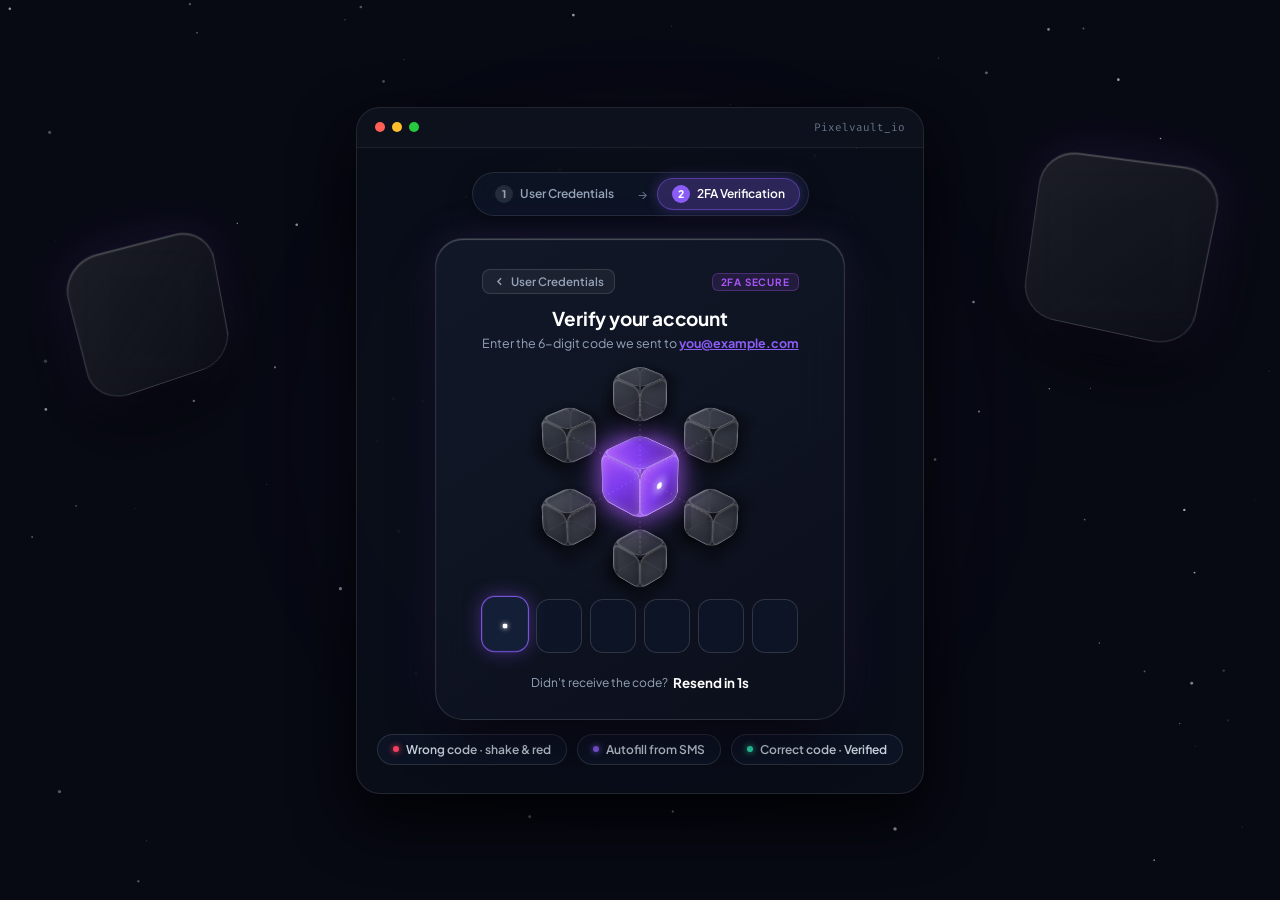
<file: index.html>
<!DOCTYPE html>
<html lang="en">
<head>
  <meta charset="UTF-8">
  <meta name="viewport" content="width=device-width, initial-scale=1.0">
  <title>OTP Verification</title>
  <link rel="preconnect" href="https://fonts.googleapis.com">
  <link rel="preconnect" href="https://fonts.gstatic.com" crossorigin>
  <link href="https://fonts.googleapis.com/css2?family=Fira+Code:wght@400;500;600&family=Plus+Jakarta+Sans:wght@400;500;600;700;800&display=swap" rel="stylesheet">
  <link rel="stylesheet" href="style.css">
</head>
<body>

  <!-- Fullscreen Ambient Stars & Floating Slabs Background -->
  <div class="fullscreen-ambient">
    <canvas id="starsCanvas"></canvas>
    <div class="nebula-glow nebula-purple" id="nebulaPurple"></div>
    <div class="nebula-glow nebula-emerald" id="nebulaEmerald"></div>

    <!-- 2 Large Floating Frosted 3D Slabs (Exact from Screenshot) -->
    <div class="floating-slab slab-left"></div>
    <div class="floating-slab slab-right"></div>
  </div>

  <!-- Main Container Matching Screenshot -->
  <div class="showcase-wrapper">

    <!-- ========================================================
         TOP WINDOW: LIVE INTERACTIVE 7-CUBE OTP VERIFICATION
         ======================================================== -->
    <div class="canvas-window top-window" id="topWindow">
      <!-- Window Chrome Header -->
      <header class="window-bar">
        <div class="mac-dots">
          <span class="dot dot-red"></span>
          <span class="dot dot-yellow"></span>
          <span class="dot dot-green"></span>
        </div>
        <div class="window-title"></div>
        <div class="window-meta">Pixelvault_io</div>
      </header>

      <!-- Live Interactive Stage Area -->
      <div class="live-stage-wrapper">

        <!-- Flow Step Indicator Navigation -->
        <div class="flow-nav-bar" id="flowNavBar">
          <button type="button" class="flow-tab" id="tabCredentials">
            <span class="flow-badge">1</span>
            <span>User Credentials</span>
          </button>
          <span class="flow-arrow" aria-hidden="true">→</span>
          <button type="button" class="flow-tab active" id="tabOtp">
            <span class="flow-badge">2</span>
            <span>2FA Verification</span>
          </button>
        </div>

        <!-- ========================================================
             1. USER CREDENTIALS PAGE / CARD
             ======================================================== -->
        <div class="panel credentials-panel" id="credentialsCard" style="display: none;">
          <div class="auth-header">
            <div class="security-badge-icon">
              <svg width="28" height="28" viewBox="0 0 24 24" fill="none" stroke="currentColor" stroke-width="2">
                <path d="M12 22s8-4 8-10V5l-8-3-8 3v7c0 6 8 10 8 10z" fill="rgba(168, 85, 247, 0.2)" stroke="#a855f7" />
                <circle cx="12" cy="10" r="2.5" stroke="#ffffff" />
                <path d="M12 12.5v3" stroke="#ffffff" stroke-linecap="round" />
              </svg>
            </div>
            <h2 class="title">User Credentials</h2>
            <p class="subtitle">Enter your login ID & password to proceed to 2FA</p>
          </div>

          <form id="credentialsForm" class="auth-form" autocomplete="on">
            <div class="input-group">
              <div class="input-label-row">
                <label for="inputUserId">User ID / Email</label>
                <span class="field-hint">Required</span>
              </div>
              <div class="input-wrapper">
                <svg class="input-icon" width="16" height="16" viewBox="0 0 24 24" fill="none" stroke="currentColor" stroke-width="2">
                  <path d="M20 21v-2a4 4 0 0 0-4-4H8a4 4 0 0 0-4 4v2"></path>
                  <circle cx="12" cy="7" r="4"></circle>
                </svg>
                <input type="text" id="inputUserId" class="auth-input" value="you@example.com" placeholder="name@domain.com" required>
              </div>
            </div>

            <div class="input-group">
              <div class="input-label-row">
                <label for="inputPassword">Password</label>
                <span class="forgot-link" id="linkForgot">Default: Password#2026</span>
              </div>
              <div class="input-wrapper">
                <svg class="input-icon" width="16" height="16" viewBox="0 0 24 24" fill="none" stroke="currentColor" stroke-width="2">
                  <rect x="3" y="11" width="18" height="11" rx="2" ry="2"></rect>
                  <path d="M7 11V7a5 5 0 0 1 10 0v4"></path>
                </svg>
                <input type="password" id="inputPassword" class="auth-input" value="SecurityVault#2026" placeholder="Enter secure password" required>
                <button type="button" class="btn-toggle-pw" id="btnTogglePw" title="Toggle password visibility">
                  <svg width="17" height="17" viewBox="0 0 24 24" fill="none" stroke="currentColor" stroke-width="2" id="iconEye">
                    <path d="M1 12s4-8 11-8 11 8 11 8-4 8-11 8-11-8-11-8z"></path>
                    <circle cx="12" cy="12" r="3"></circle>
                  </svg>
                </button>
              </div>
            </div>

            <div class="form-options-row">
              <label class="remember-label">
                <input type="checkbox" id="chkRemember" checked>
                <span class="custom-chk"></span>
                <span>Remember session</span>
              </label>
              <span class="security-chip">
                <span class="chip-dot"></span> 256-bit Encrypted
              </span>
            </div>

            <button type="submit" class="btn-primary-auth" id="btnSubmitAuth">
              <span>Sign In & Continue to 2FA</span>
              <svg width="15" height="15" viewBox="0 0 24 24" fill="none" stroke="currentColor" stroke-width="2.5">
                <line x1="5" y1="12" x2="19" y2="12"></line>
                <polyline points="12 5 19 12 12 19"></polyline>
              </svg>
            </button>
          </form>

          <div class="auth-footer-row">
            <button type="button" class="btn-direct-otp" id="btnDirectOtp">
              ⚡ Direct to 3D 7-Cube OTP
            </button>
          </div>
        </div>

        <!-- ========================================================
             2. LIVE INTERACTIVE 7-CUBE 2FA OTP STAGE
             ======================================================== -->
        <main class="panel" id="panel">

          <!-- Header Text -->
          <div class="panel-header">
            <div class="card-top-nav">
              <button type="button" class="btn-back-to-login" id="btnBackToLogin" title="Switch back to User Credentials">
                <svg width="13" height="13" viewBox="0 0 24 24" fill="none" stroke="currentColor" stroke-width="2.5">
                  <polyline points="15 18 9 12 15 6"></polyline>
                </svg>
                <span>User Credentials</span>
              </button>
              <span class="step-indicator-pill">2FA SECURE</span>
            </div>
            <h2 class="title" id="cardTitle">Verify your account</h2>
            <p class="subtitle" id="cardSubtitle">Enter the 6-digit code we sent to <button type="button" class="email-btn" id="btnChangeEmail" title="Click to change User ID & Password">you@example.com</button></p>
          </div>

          <!-- 3D 7-CUBE STAGE (1 Main Center Cube + 6 Surrounding Cubes) -->
          <div class="stage-7cubes" id="stage7Cubes">
            <!-- Subtle Radial Dotted Spokes Connecting Center to 6 Cubes (Exact from Screenshot/Video) -->
            <svg class="cluster-spokes" viewBox="0 0 220 210" aria-hidden="true">
              <line x1="110" y1="105" x2="39" y2="64" class="spoke-line" />
              <line x1="110" y1="105" x2="110" y2="23" class="spoke-line" />
              <line x1="110" y1="105" x2="181" y2="64" class="spoke-line" />
              <line x1="110" y1="105" x2="181" y2="146" class="spoke-line" />
              <line x1="110" y1="105" x2="110" y2="187" class="spoke-line" />
              <line x1="110" y1="105" x2="39" y2="146" class="spoke-line" />
            </svg>

            <div class="cluster-assembly" id="clusterAssembly">
              
              <!-- CUBE #1: Main Central Purple Cube -->
              <div class="cube-3d main-core-cube">
                <div class="cface cf-front">
                  <span class="center-light-dot"></span>
                  <span class="center-error-x">✕</span>
                  <span class="center-verified-check">✓</span>
                </div>
                <div class="cface cf-back"></div>
                <div class="cface cf-right"></div>
                <div class="cface cf-left"></div>
                <div class="cface cf-top"></div>
                <div class="cface cf-bottom"></div>
              </div>

              <!-- CUBES #2 - #7: 6 Surrounding Frosted Glass Cubes (Clockwise from Top-Left: Boxes 0 to 5) -->
              <div class="surrounding-ring" id="surroundingRing">
                <!-- Box 0: Top-Left Cube -->
                <div class="cube-3d sat-cube sat-top-left" data-idx="0">
                  <div class="sface sf-front"></div>
                  <div class="sface sf-back"></div>
                  <div class="sface sf-right"></div>
                  <div class="sface sf-left"></div>
                  <div class="sface sf-top"></div>
                  <div class="sface sf-bottom"></div>
                </div>

                <!-- Box 1: Top Cube -->
                <div class="cube-3d sat-cube sat-top" data-idx="1">
                  <div class="sface sf-front"></div>
                  <div class="sface sf-back"></div>
                  <div class="sface sf-right"></div>
                  <div class="sface sf-left"></div>
                  <div class="sface sf-top"></div>
                  <div class="sface sf-bottom"></div>
                </div>

                <!-- Box 2: Top-Right Cube -->
                <div class="cube-3d sat-cube sat-top-right" data-idx="2">
                  <div class="sface sf-front"></div>
                  <div class="sface sf-back"></div>
                  <div class="sface sf-right"></div>
                  <div class="sface sf-left"></div>
                  <div class="sface sf-top"></div>
                  <div class="sface sf-bottom"></div>
                </div>

                <!-- Box 3: Bottom-Right Cube -->
                <div class="cube-3d sat-cube sat-bottom-right" data-idx="3">
                  <div class="sface sf-front"></div>
                  <div class="sface sf-back"></div>
                  <div class="sface sf-right"></div>
                  <div class="sface sf-left"></div>
                  <div class="sface sf-top"></div>
                  <div class="sface sf-bottom"></div>
                </div>

                <!-- Box 4: Bottom Cube -->
                <div class="cube-3d sat-cube sat-bottom" data-idx="4">
                  <div class="sface sf-front"></div>
                  <div class="sface sf-back"></div>
                  <div class="sface sf-right"></div>
                  <div class="sface sf-left"></div>
                  <div class="sface sf-top"></div>
                  <div class="sface sf-bottom"></div>
                </div>

                <!-- Box 5: Bottom-Left Cube -->
                <div class="cube-3d sat-cube sat-bottom-left" data-idx="5">
                  <div class="sface sf-front"></div>
                  <div class="sface sf-back"></div>
                  <div class="sface sf-right"></div>
                  <div class="sface sf-left"></div>
                  <div class="sface sf-top"></div>
                  <div class="sface sf-bottom"></div>
                </div>
              </div>

            </div>

            <!-- Neon Green Circular Checkmark (Appears on Verified) -->
            <div class="success-ring" id="successRing">
              <svg class="check-svg" viewBox="0 0 52 52">
                <circle class="check-circle" cx="26" cy="26" r="23" fill="none" />
                <path class="check-mark" fill="none" d="M14.1 27.2l7.1 7.2 16.7-16.8" />
              </svg>
              <div class="ring-glow"></div>
            </div>
          </div>

          <!-- 6 OTP Input Boxes -->
          <div class="row" id="otpRow">
            <div class="box-wrap">
              <input type="text" inputmode="numeric" maxlength="1" class="otp-box active-box" data-idx="0" autocomplete="off">
              <span class="active-dot-indicator"></span>
            </div>
            <div class="box-wrap">
              <input type="text" inputmode="numeric" maxlength="1" class="otp-box" data-idx="1" autocomplete="off">
              <span class="active-dot-indicator"></span>
            </div>
            <div class="box-wrap">
              <input type="text" inputmode="numeric" maxlength="1" class="otp-box" data-idx="2" autocomplete="off">
              <span class="active-dot-indicator"></span>
            </div>
            <div class="box-wrap">
              <input type="text" inputmode="numeric" maxlength="1" class="otp-box" data-idx="3" autocomplete="off">
              <span class="active-dot-indicator"></span>
            </div>
            <div class="box-wrap">
              <input type="text" inputmode="numeric" maxlength="1" class="otp-box" data-idx="4" autocomplete="off">
              <span class="active-dot-indicator"></span>
            </div>
            <div class="box-wrap">
              <input type="text" inputmode="numeric" maxlength="1" class="otp-box" data-idx="5" autocomplete="off">
              <span class="active-dot-indicator"></span>
            </div>
          </div>

          <!-- Status & Countdown Row -->
          <div class="status-zone">
            <div class="verifying-txt" id="verifyingTxt">Verifying...</div>
            <div class="error-txt" id="errorTxt">That code isn't right. Please try again.</div>
            <div class="resend-row" id="resendRow">
              Didn't receive the code? <button type="button" class="resend-link" id="btnResend">Resend in <span id="resendSec">28s</span></button>
            </div>
            <div class="sms-verified" id="smsVerified">
              Verified. You're all set.
              <span class="sms-dot"></span>
            </div>
          </div>

        </main>

        <!-- Replay Button (Shows upon verified) -->
        <button type="button" class="btn-replay" id="btnReplay">
          <svg width="13" height="13" viewBox="0 0 24 24" fill="none" stroke="currentColor" stroke-width="2.2">
            <polyline points="1 4 1 10 7 10"></polyline>
            <path d="M3.51 15a9 9 0 1 0 2.13-9.36L1 10"></path>
          </svg>
          <span>Replay</span>
        </button>

        <!-- Interactive Scenario Pills (Exact from Screenshot) -->
        <div class="pill-bar" id="pillBar">
          <button type="button" class="action-pill pill-wrong" id="pillWrong">
            <span class="dot-indicator"></span>
            <span>Wrong code · shake & red</span>
          </button>
          <button type="button" class="action-pill pill-autofill" id="pillAutofill">
            <span class="dot-indicator"></span>
            <span>Autofill from SMS</span>
          </button>
          <button type="button" class="action-pill pill-correct" id="pillCorrect">
            <span class="dot-indicator"></span>
            <span>Correct code · Verified</span>
          </button>
        </div>
      </div>
    </div>

  </div>

  <!-- Sign In Credentials Modal (When clicking you@example.com) -->
  <div class="login-modal-overlay" id="loginModal">
    <div class="login-modal-card">
      <div class="modal-header">
        <h3>User Credentials</h3>
        <button type="button" class="btn-close-modal" id="btnCloseModal">✕</button>
      </div>
      <form id="modalLoginForm" class="modal-form">
        <div class="modal-field">
          <label for="modalUserId">User ID / Email</label>
          <input type="text" id="modalUserId" value="you@example.com" placeholder="user@example.com">
        </div>
        <div class="modal-field">
          <label for="modalPassword">Password</label>
          <input type="password" id="modalPassword" value="Password#123" placeholder="••••••••••••">
        </div>
        <button type="submit" class="btn-save-credentials">Save & Update Code</button>
      </form>
    </div>
  </div>

  <script src="app.js"></script>
</body>
</html>
</file>
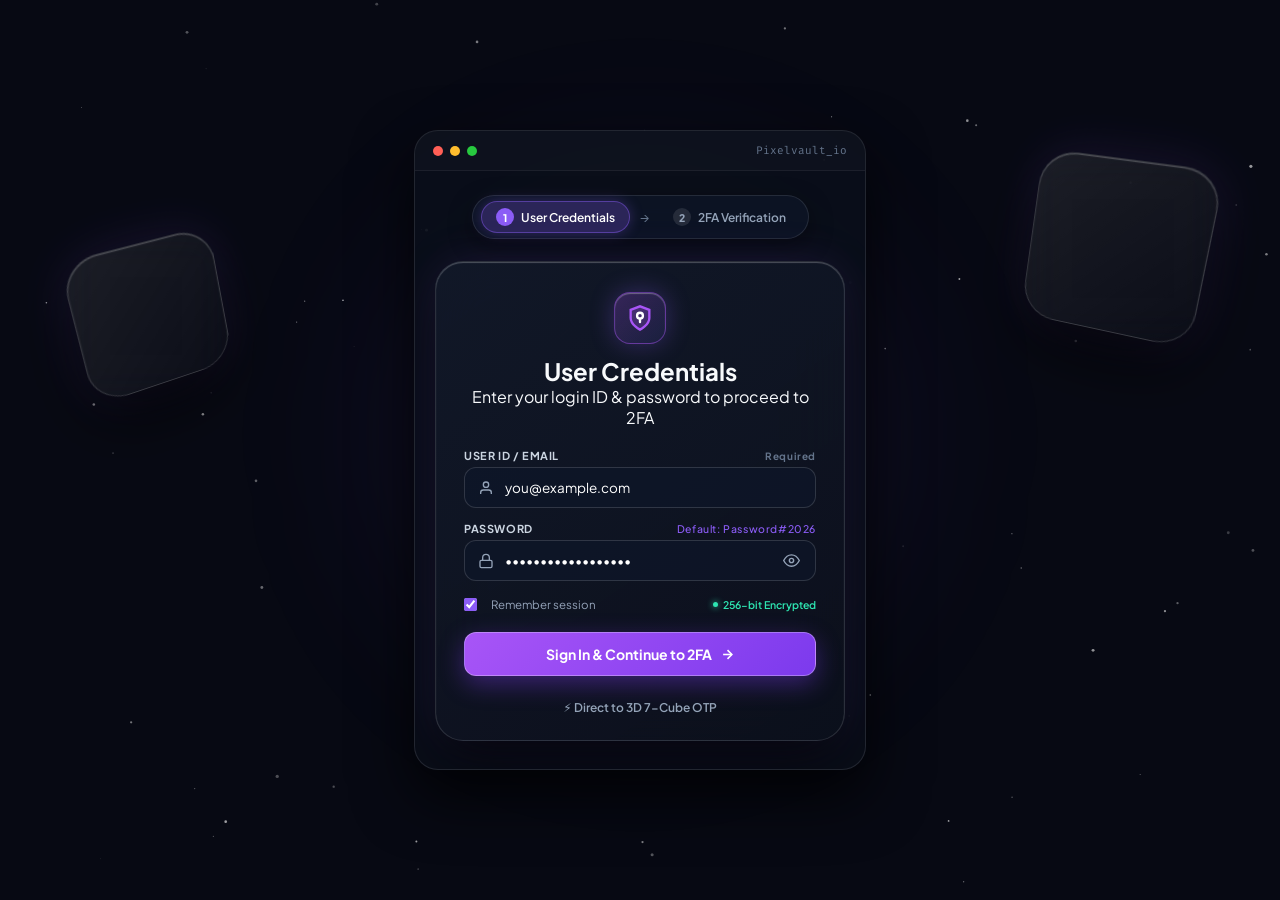
<file: login.html>
<!DOCTYPE html>
<html lang="en">
<head>
  <meta charset="UTF-8">
  <meta name="viewport" content="width=device-width, initial-scale=1.0">
  <title>User Credentials — Secure Sign In</title>
  <link rel="preconnect" href="https://fonts.googleapis.com">
  <link rel="preconnect" href="https://fonts.gstatic.com" crossorigin>
  <link href="https://fonts.googleapis.com/css2?family=Fira+Code:wght@400;500;600&family=Plus+Jakarta+Sans:wght@400;500;600;700;800&display=swap" rel="stylesheet">
  <link rel="stylesheet" href="style.css">
</head>
<body>

  <!-- Fullscreen Ambient Stars & Floating Slabs Background -->
  <div class="fullscreen-ambient">
    <canvas id="starsCanvas"></canvas>
    <div class="nebula-glow nebula-purple" id="nebulaPurple"></div>
    <div class="nebula-glow nebula-emerald" id="nebulaEmerald"></div>

    <!-- 2 Large Floating Frosted 3D Slabs -->
    <div class="floating-slab slab-left"></div>
    <div class="floating-slab slab-right"></div>
  </div>

  <!-- Main Container -->
  <div class="showcase-wrapper">
    <div class="canvas-window top-window" id="topWindow">
      <!-- Window Chrome Header -->
      <header class="window-bar">
        <div class="mac-dots">
          <span class="dot dot-red"></span>
          <span class="dot dot-yellow"></span>
          <span class="dot dot-green"></span>
        </div>
        <div class="window-title"></div>
        <div class="window-meta">Pixelvault_io</div>
      </header>

      <!-- Live Stage Area -->
      <div class="live-stage-wrapper">

        <!-- Flow Navigation -->
        <div class="flow-nav-bar">
          <span class="flow-tab active">
            <span class="flow-badge">1</span>
            <span>User Credentials</span>
          </span>
          <span class="flow-arrow" aria-hidden="true">→</span>
          <a href="index.html" class="flow-tab" style="text-decoration: none;">
            <span class="flow-badge">2</span>
            <span>2FA Verification</span>
          </a>
        </div>

        <!-- User Credentials Card -->
        <div class="panel credentials-panel" style="display: flex;">
          <div class="auth-header">
            <div class="security-badge-icon">
              <svg width="28" height="28" viewBox="0 0 24 24" fill="none" stroke="currentColor" stroke-width="2">
                <path d="M12 22s8-4 8-10V5l-8-3-8 3v7c0 6 8 10 8 10z" fill="rgba(168, 85, 247, 0.2)" stroke="#a855f7" />
                <circle cx="12" cy="10" r="2.5" stroke="#ffffff" />
                <path d="M12 12.5v3" stroke="#ffffff" stroke-linecap="round" />
              </svg>
            </div>
            <h2 class="title">User Credentials</h2>
            <p class="subtitle">Enter your login ID & password to proceed to 2FA</p>
          </div>

          <form action="index.html" method="GET" class="auth-form" id="standaloneLoginForm">
            <div class="input-group">
              <div class="input-label-row">
                <label for="standaloneUserId">User ID / Email</label>
                <span class="field-hint">Required</span>
              </div>
              <div class="input-wrapper">
                <svg class="input-icon" width="16" height="16" viewBox="0 0 24 24" fill="none" stroke="currentColor" stroke-width="2">
                  <path d="M20 21v-2a4 4 0 0 0-4-4H8a4 4 0 0 0-4 4v2"></path>
                  <circle cx="12" cy="7" r="4"></circle>
                </svg>
                <input type="text" id="standaloneUserId" name="email" class="auth-input" value="you@example.com" placeholder="name@domain.com" required>
              </div>
            </div>

            <div class="input-group">
              <div class="input-label-row">
                <label for="standalonePassword">Password</label>
                <span class="forgot-link">Default: Password#2026</span>
              </div>
              <div class="input-wrapper">
                <svg class="input-icon" width="16" height="16" viewBox="0 0 24 24" fill="none" stroke="currentColor" stroke-width="2">
                  <rect x="3" y="11" width="18" height="11" rx="2" ry="2"></rect>
                  <path d="M7 11V7a5 5 0 0 1 10 0v4"></path>
                </svg>
                <input type="password" id="standalonePassword" class="auth-input" value="SecurityVault#2026" placeholder="Enter secure password" required>
                <button type="button" class="btn-toggle-pw" id="standaloneTogglePw" title="Toggle password visibility">
                  <svg width="17" height="17" viewBox="0 0 24 24" fill="none" stroke="currentColor" stroke-width="2">
                    <path d="M1 12s4-8 11-8 11 8 11 8-4 8-11 8-11-8-11-8z"></path>
                    <circle cx="12" cy="12" r="3"></circle>
                  </svg>
                </button>
              </div>
            </div>

            <div class="form-options-row">
              <label class="remember-label">
                <input type="checkbox" checked>
                <span class="custom-chk"></span>
                <span>Remember session</span>
              </label>
              <span class="security-chip">
                <span class="chip-dot"></span> 256-bit Encrypted
              </span>
            </div>

            <button type="submit" class="btn-primary-auth">
              <span>Sign In & Continue to 2FA</span>
              <svg width="15" height="15" viewBox="0 0 24 24" fill="none" stroke="currentColor" stroke-width="2.5">
                <line x1="5" y1="12" x2="19" y2="12"></line>
                <polyline points="12 5 19 12 12 19"></polyline>
              </svg>
            </button>
          </form>

          <div class="auth-footer-row">
            <a href="index.html" class="btn-direct-otp" style="text-decoration: none;">
              ⚡ Direct to 3D 7-Cube OTP
            </a>
          </div>
        </div>

      </div>
    </div>
  </div>

  <script>
    // Starfield Background
    const canvas = document.getElementById('starsCanvas');
    if (canvas) {
      const ctx = canvas.getContext('2d');
      const dpr = Math.min(window.devicePixelRatio || 1, 2);
      let width = 0, height = 0;
      function resize() {
        width = window.innerWidth;
        height = window.innerHeight;
        canvas.width = width * dpr;
        canvas.height = height * dpr;
        canvas.style.width = width + 'px';
        canvas.style.height = height + 'px';
        ctx.scale(dpr, dpr);
      }
      resize();
      window.addEventListener('resize', resize);
      const stars = [];
      for (let i = 0; i < 85; i++) {
        stars.push({
          x: Math.random() * width,
          y: Math.random() * height,
          size: Math.random() * 1.4 + 0.3,
          alpha: Math.random() * 0.75 + 0.2,
          speed: Math.random() * 0.25 + 0.08,
          twinkle: (Math.random() * 0.015 + 0.005) * (Math.random() > 0.5 ? 1 : -1)
        });
      }
      function render() {
        ctx.clearRect(0, 0, width, height);
        stars.forEach(s => {
          s.alpha += s.twinkle;
          if (s.alpha > 0.85) s.twinkle = -Math.abs(s.twinkle);
          if (s.alpha < 0.15) s.twinkle = Math.abs(s.twinkle);
          s.y -= s.speed;
          if (s.y < 0) { s.y = height; s.x = Math.random() * width; }
          ctx.beginPath();
          ctx.arc(s.x, s.y, s.size, 0, Math.PI * 2);
          ctx.fillStyle = `rgba(255, 255, 255, ${Math.max(0, Math.min(1, s.alpha))})`;
          ctx.fill();
        });
        requestAnimationFrame(render);
      }
      render();
    }

    // Toggle Password Visibility
    const pwInput = document.getElementById('standalonePassword');
    const toggleBtn = document.getElementById('standaloneTogglePw');
    if (toggleBtn && pwInput) {
      toggleBtn.addEventListener('click', () => {
        const isPw = pwInput.type === 'password';
        pwInput.type = isPw ? 'text' : 'password';
        toggleBtn.style.color = isPw ? '#8b5cf6' : '#94a3b8';
      });
    }

    // Pass email to index.html via localStorage
    const form = document.getElementById('standaloneLoginForm');
    if (form) {
      form.addEventListener('submit', () => {
        const email = document.getElementById('standaloneUserId').value.trim() || 'you@example.com';
        localStorage.setItem('user_email', email);
      });
    }
  </script>
</body>
</html>
</file>
<file: style.css>
/* ==========================================================================
   OTP VERIFICATION V4 — 7 CUBES (1 MAIN + 6 SURROUNDING)
   Exact recreation from user's reference screenshot
   ========================================================================== */

:root {
  --bg-deep: #070913;
  --bg-card: rgba(18, 24, 38, 0.82);
  --border-glass: rgba(255, 255, 255, 0.12);
  --accent-purple: #8b5cf6;
  --accent-blue: #6366f1;
  --accent-green: #2ee6b2;
  --accent-emerald: #12a574;
  --accent-red: #f43f5e;
  --text-main: #f8fafc;
  --text-muted: #94a3b8;
  --font-sans: 'Plus Jakarta Sans', system-ui, -apple-system, sans-serif;
  --font-mono: 'Fira Code', monospace;
}

* {
  margin: 0;
  padding: 0;
  box-sizing: border-box;
}

html, body {
  background-color: var(--bg-deep);
  color: var(--text-main);
  font-family: var(--font-sans);
  min-height: 100vh;
  overflow-x: hidden;
  -webkit-font-smoothing: antialiased;
}

/* ==========================================================================
   FULLSCREEN AMBIENT STARS & 2 LARGE FLOATING 3D SLABS
   ========================================================================== */
.fullscreen-ambient {
  position: fixed;
  inset: 0;
  width: 100vw;
  height: 100vh;
  pointer-events: none;
  z-index: 0;
  overflow: hidden;
  perspective: 1200px;
}

#starsCanvas {
  position: absolute;
  inset: 0;
  width: 100%;
  height: 100%;
  opacity: 0.75;
}

.nebula-glow {
  position: absolute;
  border-radius: 50%;
  filter: blur(100px);
  pointer-events: none;
  transition: opacity 0.8s ease;
}

.nebula-purple {
  width: 600px;
  height: 600px;
  background: radial-gradient(circle, rgba(139, 92, 246, 0.35) 0%, transparent 70%);
  top: 15%;
  left: 50%;
  transform: translateX(-50%);
  opacity: 0.65;
}

.nebula-emerald {
  width: 650px;
  height: 650px;
  background: radial-gradient(circle, rgba(46, 230, 178, 0.42) 0%, transparent 70%);
  top: 12%;
  left: 50%;
  transform: translateX(-50%);
  opacity: 0;
}

body.verified .nebula-purple { opacity: 0.1; }
body.verified .nebula-emerald { opacity: 0.7; }

/* 2 Large Floating Frosted 3D Slabs in Background (Exact from Screenshot) */
.floating-slab {
  position: absolute;
  border-radius: 36px;
  background: linear-gradient(135deg, rgba(255, 255, 255, 0.08) 0%, rgba(255, 255, 255, 0.015) 100%);
  backdrop-filter: blur(22px);
  -webkit-backdrop-filter: blur(22px);
  border: 1px solid rgba(255, 255, 255, 0.15);
  box-shadow: 
    0 30px 70px rgba(0, 0, 0, 0.65),
    0 0 50px rgba(139, 92, 246, 0.15),
    inset 0 1px 1px rgba(255, 255, 255, 0.25);
  pointer-events: none;
  transform-style: preserve-3d;
  animation: floatSlab 11s ease-in-out infinite alternate;
}

.slab-left {
  width: 150px;
  height: 150px;
  top: 240px;
  left: 6%;
  transform: rotateX(-30deg) rotateY(45deg);
  animation-duration: 10s;
}

.slab-right {
  width: 175px;
  height: 175px;
  top: 160px;
  right: 6%;
  transform: rotateX(-25deg) rotateY(-40deg);
  animation: floatSlabRight 12s ease-in-out infinite alternate;
  animation-delay: -3.5s;
}

@keyframes floatSlab {
  0%   { transform: translateY(0) rotateX(-30deg) rotateY(45deg); }
  50%  { transform: translateY(-20px) rotateX(-25deg) rotateY(50deg); }
  100% { transform: translateY(12px) rotateX(-35deg) rotateY(40deg); }
}

@keyframes floatSlabRight {
  0%   { transform: translateY(0) rotateX(-25deg) rotateY(-40deg); }
  50%  { transform: translateY(-22px) rotateX(-20deg) rotateY(-35deg); }
  100% { transform: translateY(14px) rotateX(-30deg) rotateY(-45deg); }
}

/* ==========================================================================
   MAIN CONTAINER (LIVE OTP VERIFICATION SHOWCASE)
   ========================================================================== */
.showcase-wrapper {
  position: relative;
  z-index: 10;
  max-width: 840px;
  width: 100%;
  margin: 30px auto;
  min-height: calc(100vh - 60px);
  display: flex;
  flex-direction: column;
  align-items: center;
  justify-content: center;
  padding: 0 16px;
}

/* Common Window Styling */
.canvas-window {
  position: relative;
  border-radius: 24px;
  background: rgba(11, 15, 26, 0.9);
  border: 1px solid rgba(255, 255, 255, 0.1);
  box-shadow: 0 25px 60px rgba(0, 0, 0, 0.8);
  overflow: hidden;
}

/* Window Chrome Bar */
.window-bar {
  display: flex;
  align-items: center;
  justify-content: space-between;
  padding: 12px 18px;
  background: rgba(255, 255, 255, 0.02);
  border-bottom: 1px solid rgba(255, 255, 255, 0.06);
  z-index: 20;
}

.mac-dots {
  display: flex;
  gap: 7px;
}

.dot {
  width: 10px;
  height: 10px;
  border-radius: 50%;
  display: inline-block;
}

.dot-red { background: #ff5f56; }
.dot-yellow { background: #ffbd2e; }
.dot-green { background: #27c93f; }

.window-title {
  font-size: 12px;
  font-weight: 600;
  letter-spacing: 0.5px;
  color: #cbd5e1;
}

.hl-h { color: #f472b6; font-weight: 700; }
.hl-c { color: #60a5fa; font-weight: 700; }
.hl-j { color: #fbbf24; font-weight: 700; }

.window-meta {
  font-size: 11px;
  font-family: var(--font-mono);
  color: #64748b;
}

/* ==========================================================================
   TOP WINDOW: LIVE 7-CUBE OTP VERIFICATION
   ========================================================================== */
.top-window {
  min-height: 590px;
  display: flex;
  flex-direction: column;
}

.live-stage-wrapper {
  position: relative;
  flex: 1;
  display: flex;
  flex-direction: column;
  align-items: center;
  justify-content: center;
  padding: 24px 20px 28px;
  z-index: 10;
}

/* ==========================================================================
   FLOW STEP NAVIGATION TABS
   ========================================================================== */
.flow-nav-bar {
  display: flex;
  align-items: center;
  justify-content: center;
  gap: 10px;
  margin-bottom: 22px;
  background: rgba(15, 23, 42, 0.65);
  border: 1px solid rgba(255, 255, 255, 0.1);
  padding: 5px 8px;
  border-radius: 9999px;
  backdrop-filter: blur(14px);
  -webkit-backdrop-filter: blur(14px);
  box-shadow: 0 8px 24px rgba(0, 0, 0, 0.4);
}

.flow-tab {
  display: flex;
  align-items: center;
  gap: 7px;
  background: transparent;
  border: none;
  color: #94a3b8;
  font-family: var(--font-sans);
  font-size: 12px;
  font-weight: 600;
  cursor: pointer;
  padding: 6px 14px;
  border-radius: 9999px;
  transition: all 0.25s ease;
  user-select: none;
}

.flow-badge {
  display: flex;
  align-items: center;
  justify-content: center;
  width: 18px;
  height: 18px;
  border-radius: 50%;
  background: rgba(255, 255, 255, 0.1);
  font-size: 10.5px;
  font-weight: 800;
  color: inherit;
  transition: all 0.25s ease;
}

.flow-tab.active {
  background: rgba(139, 92, 246, 0.25);
  color: #ffffff;
  border: 1px solid rgba(139, 92, 246, 0.45);
  box-shadow: 0 0 14px rgba(139, 92, 246, 0.3);
}

.flow-tab.active .flow-badge {
  background: #8b5cf6;
  color: #ffffff;
}

.flow-tab:hover:not(.active) {
  color: #ffffff;
  background: rgba(255, 255, 255, 0.05);
}

.flow-arrow {
  color: #64748b;
  font-size: 13px;
}

/* Card Top Navigation */
.card-top-nav {
  display: flex;
  align-items: center;
  justify-content: space-between;
  width: 100%;
  margin-bottom: 12px;
}

.btn-back-to-login {
  display: inline-flex;
  align-items: center;
  gap: 5px;
  background: rgba(255, 255, 255, 0.05);
  border: 1px solid rgba(255, 255, 255, 0.12);
  border-radius: 8px;
  color: #94a3b8;
  font-family: var(--font-sans);
  font-size: 11.5px;
  font-weight: 600;
  padding: 4px 10px;
  cursor: pointer;
  transition: all 0.2s ease;
}

.btn-back-to-login:hover {
  color: #ffffff;
  background: rgba(139, 92, 246, 0.2);
  border-color: rgba(139, 92, 246, 0.4);
}

.step-indicator-pill {
  font-size: 10px;
  font-weight: 700;
  letter-spacing: 0.8px;
  color: #a855f7;
  background: rgba(168, 85, 247, 0.12);
  border: 1px solid rgba(168, 85, 247, 0.3);
  padding: 2px 8px;
  border-radius: 6px;
}

/* ==========================================================================
   USER CREDENTIALS CARD / PAGE
   ========================================================================== */
.credentials-panel {
  min-height: 480px;
  justify-content: space-between;
  animation: slideFadeIn 0.35s cubic-bezier(0.16, 1, 0.3, 1) forwards;
}

@keyframes slideFadeIn {
  from { opacity: 0; transform: translateY(12px) scale(0.97); }
  to   { opacity: 1; transform: translateY(0) scale(1); }
}

.auth-header {
  display: flex;
  flex-direction: column;
  align-items: center;
  margin-bottom: 16px;
}

.security-badge-icon {
  position: relative;
  width: 52px;
  height: 52px;
  border-radius: 16px;
  background: linear-gradient(135deg, rgba(168, 85, 247, 0.25) 0%, rgba(99, 102, 241, 0.12) 100%);
  border: 1px solid rgba(168, 85, 247, 0.45);
  box-shadow: 0 0 24px rgba(139, 92, 246, 0.3), inset 0 1px 1px rgba(255, 255, 255, 0.3);
  display: flex;
  align-items: center;
  justify-content: center;
  margin-bottom: 12px;
  transition: transform 0.3s ease;
}

.security-badge-icon:hover {
  transform: scale(1.08) rotate(2deg);
}

.auth-form {
  width: 100%;
  display: flex;
  flex-direction: column;
  gap: 14px;
  text-align: left;
}

.input-group {
  display: flex;
  flex-direction: column;
  gap: 5px;
}

.input-label-row {
  display: flex;
  justify-content: space-between;
  align-items: center;
  font-size: 11px;
  font-weight: 700;
  letter-spacing: 0.6px;
  color: #cbd5e1;
  text-transform: uppercase;
}

.field-hint {
  font-size: 10px;
  color: #64748b;
  text-transform: none;
}

.forgot-link {
  font-size: 10.5px;
  color: #8b5cf6;
  text-decoration: none;
  font-weight: 500;
  text-transform: none;
}

.input-wrapper {
  position: relative;
  display: flex;
  align-items: center;
}

.input-icon {
  position: absolute;
  left: 14px;
  color: #94a3b8;
  pointer-events: none;
}

.auth-input {
  width: 100%;
  padding: 11px 14px 11px 40px;
  background: rgba(15, 23, 42, 0.65);
  border: 1px solid rgba(255, 255, 255, 0.14);
  border-radius: 12px;
  color: #ffffff;
  font-family: var(--font-sans);
  font-size: 13.5px;
  outline: none;
  transition: border-color 0.25s ease, background 0.25s ease, box-shadow 0.25s ease;
}

.auth-input:focus {
  border-color: #8b5cf6;
  background: rgba(22, 34, 60, 0.85);
  box-shadow: 0 0 16px rgba(139, 92, 246, 0.35);
}

.btn-toggle-pw {
  position: absolute;
  right: 12px;
  background: transparent;
  border: none;
  color: #94a3b8;
  cursor: pointer;
  padding: 4px;
  display: flex;
  align-items: center;
  justify-content: center;
  transition: color 0.2s ease;
}

.btn-toggle-pw:hover {
  color: #ffffff;
}

.form-options-row {
  display: flex;
  justify-content: space-between;
  align-items: center;
  font-size: 11.5px;
  color: #94a3b8;
  margin-top: 2px;
}

.remember-label {
  display: flex;
  align-items: center;
  gap: 7px;
  cursor: pointer;
  user-select: none;
}

.remember-label input {
  accent-color: #8b5cf6;
  cursor: pointer;
}

.security-chip {
  display: flex;
  align-items: center;
  gap: 5px;
  font-size: 10.5px;
  color: #2ee6b2;
  font-weight: 600;
}

.chip-dot {
  width: 5px;
  height: 5px;
  border-radius: 50%;
  background: #2ee6b2;
  box-shadow: 0 0 6px #2ee6b2;
}

.btn-primary-auth {
  width: 100%;
  padding: 12px 20px;
  margin-top: 6px;
  background: linear-gradient(135deg, #a855f7 0%, #7c3aed 100%);
  border: 1px solid rgba(255, 255, 255, 0.3);
  border-radius: 12px;
  color: #ffffff;
  font-family: var(--font-sans);
  font-size: 14px;
  font-weight: 700;
  cursor: pointer;
  box-shadow: 0 8px 24px rgba(124, 58, 237, 0.4);
  display: flex;
  align-items: center;
  justify-content: center;
  gap: 8px;
  transition: transform 0.25s cubic-bezier(0.34, 1.56, 0.64, 1), box-shadow 0.25s ease;
}

.btn-primary-auth:hover {
  transform: translateY(-2px);
  box-shadow: 0 12px 30px rgba(124, 58, 237, 0.55);
}

.btn-primary-auth:active {
  transform: translateY(0) scale(0.97);
}

.auth-footer-row {
  margin-top: 14px;
}

.btn-direct-otp {
  background: transparent;
  border: none;
  color: #94a3b8;
  font-size: 12px;
  font-weight: 600;
  font-family: var(--font-sans);
  cursor: pointer;
  padding: 4px 8px;
  border-radius: 6px;
  transition: all 0.2s ease;
}

.btn-direct-otp:hover {
  color: #c084fc;
  text-decoration: underline;
}

/* Central Frosted Glass Panel */
.panel {
  position: relative;
  width: 100%;
  max-width: 410px;
  min-height: 480px;
  padding: 30px 28px 24px;
  border-radius: 28px;
  background: linear-gradient(145deg, rgba(20, 27, 44, 0.8) 0%, rgba(12, 16, 28, 0.9) 100%);
  backdrop-filter: blur(26px);
  -webkit-backdrop-filter: blur(26px);
  border: 1px solid rgba(255, 255, 255, 0.12);
  box-shadow: 
    0 25px 50px -10px rgba(0, 0, 0, 0.75),
    0 0 50px -10px rgba(139, 92, 246, 0.22),
    inset 0 1px 1px rgba(255, 255, 255, 0.25);
  display: flex;
  flex-direction: column;
  align-items: center;
  justify-content: space-between;
  text-align: center;
  transition: border-color 0.4s ease, box-shadow 0.4s ease, min-height 0.45s cubic-bezier(0.16, 1, 0.3, 1);
  overflow: hidden;
  z-index: 10;
  will-change: transform;
}

.panel.verified {
  border-color: rgba(46, 230, 178, 0.4);
  box-shadow: 
    0 30px 60px -10px rgba(0, 0, 0, 0.8),
    0 0 60px -10px rgba(46, 230, 178, 0.35),
    inset 0 1px 1px rgba(255, 255, 255, 0.3);
}

.panel.error {
  border-color: rgba(244, 63, 94, 0.55);
  box-shadow: 0 0 50px rgba(244, 63, 94, 0.35);
}

.panel.shake {
  animation: smoothShake 0.45s cubic-bezier(0.36, 0.07, 0.19, 0.97) both;
}

@keyframes smoothShake {
  10%, 90% { transform: translate3d(-4px, 0, 0) rotate(-0.5deg); }
  20%, 80% { transform: translate3d(5px, 0, 0) rotate(0.6deg); }
  30%, 50%, 70% { transform: translate3d(-6px, 0, 0) rotate(-0.7deg); }
  40%, 60% { transform: translate3d(6px, 0, 0) rotate(0.7deg); }
}

.panel-header {
  margin-bottom: 20px;
}

.panel-header .title {
  font-size: 19px;
  font-weight: 700;
  color: #ffffff;
  margin-bottom: 5px;
  letter-spacing: -0.2px;
}

.panel-header .subtitle {
  font-size: 12.5px;
  color: var(--text-muted);
}

.email-btn {
  background: transparent;
  border: none;
  color: #8b5cf6;
  font-weight: 700;
  font-family: inherit;
  font-size: inherit;
  cursor: pointer;
  padding: 0;
  text-decoration: underline;
  transition: color 0.2s;
}

.email-btn:hover {
  color: #c084fc;
}

/* ==========================================================================
   THE 7-CUBE STAGE (1 MAIN CENTER CUBE + 6 SURROUNDING CUBES)
   ========================================================================== */
.stage-7cubes {
  position: relative;
  width: 220px;
  height: 210px;
  margin-bottom: 18px;
  display: flex;
  align-items: center;
  justify-content: center;
  perspective: 1000px;
}

.cluster-assembly {
  position: relative;
  width: 100%;
  height: 100%;
  display: flex;
  align-items: center;
  justify-content: center;
  transform-style: preserve-3d;
  will-change: transform;
  transition: transform 0.6s cubic-bezier(0.16, 1, 0.3, 1), opacity 0.4s ease;
  animation: gentleClusterFloat 6s ease-in-out infinite alternate;
}

@keyframes gentleClusterFloat {
  0%   { transform: translateY(0) rotateX(0deg); }
  50%  { transform: translateY(-7px) rotateX(1.5deg) rotateY(1.5deg); }
  100% { transform: translateY(5px) rotateX(-1.5deg) rotateY(-1.5deg); }
}

.cluster-assembly.orbiting {
  animation: clusterSpinSmooth 1.35s cubic-bezier(0.45, 0.05, 0.55, 0.95) infinite;
}

@keyframes clusterSpinSmooth {
  0%   { transform: rotateZ(0deg) scale(1); }
  50%  { transform: rotateZ(180deg) scale(1.05); }
  100% { transform: rotateZ(360deg) scale(1); }
}

/* Common 3D Cube Rule */
.cube-3d {
  position: absolute;
  transform-style: preserve-3d;
  transform: rotateX(-30deg) rotateY(45deg);
  transition: all 0.4s ease;
}

/* ----------------------------------------------------
   CUBE #1: MAIN CENTER PURPLE CUBE
   ---------------------------------------------------- */
.main-core-cube {
  width: 54px;
  height: 54px;
  z-index: 10;
}

.cface {
  position: absolute;
  width: 54px;
  height: 54px;
  background: linear-gradient(135deg, #a855f7 0%, #7c3aed 50%, #4c1d95 100%);
  border: 1px solid rgba(255, 255, 255, 0.45);
  border-radius: 11px;
  box-shadow: 
    inset 0 0 14px rgba(255, 255, 255, 0.25),
    0 0 35px rgba(168, 85, 247, 0.55);
}

.cf-front  { transform: translateZ(27px); }
.cf-back   { transform: rotateY(180deg) translateZ(27px); }
.cf-right  { transform: rotateY(90deg) translateZ(27px); }
.cf-left   { transform: rotateY(-90deg) translateZ(27px); }
.cf-top    { transform: rotateX(90deg) translateZ(27px); }
.cf-bottom { transform: rotateX(-90deg) translateZ(27px); }

/* Center glowing white point & Error Cross */
.center-light-dot {
  position: absolute;
  width: 7px;
  height: 7px;
  border-radius: 50%;
  background: #ffffff;
  box-shadow: 0 0 12px 2px #ffffff;
  top: 50%;
  left: 50%;
  transform: translate(-50%, -50%);
  transition: opacity 0.2s ease;
}

.center-error-x {
  position: absolute;
  top: 50%;
  left: 50%;
  transform: translate(-50%, -50%);
  font-size: 20px;
  font-weight: 800;
  color: #ffffff;
  display: none;
  line-height: 1;
  text-shadow: 0 0 10px rgba(255, 255, 255, 0.8);
}

.center-verified-check {
  position: absolute;
  top: 50%;
  left: 50%;
  transform: translate(-50%, -50%);
  font-size: 22px;
  font-weight: 800;
  color: #ffffff;
  display: none;
  line-height: 1;
  text-shadow: 0 0 12px rgba(255, 255, 255, 0.95);
}

.panel.error .center-light-dot,
.panel.verified .center-light-dot {
  display: none;
}

.panel.error .center-error-x {
  display: block;
}

.panel.verified .center-verified-check {
  display: block;
}

/* Subtle Dotted Spokes from Center to Satellite Cubes (Exact from Reference Video) */
.cluster-spokes {
  position: absolute;
  inset: 0;
  width: 100%;
  height: 100%;
  pointer-events: none;
  z-index: 1;
  transition: opacity 0.4s ease;
}

.spoke-line {
  stroke: rgba(255, 255, 255, 0.14);
  stroke-width: 1;
  stroke-dasharray: 2 3;
}

.panel.verified .spoke-line {
  stroke: rgba(46, 230, 178, 0.4);
}

/* ----------------------------------------------------
   CUBES #2 TO #7: 6 SURROUNDING FROSTED GLASS CUBES
   ---------------------------------------------------- */
.surrounding-ring {
  position: absolute;
  width: 100%;
  height: 100%;
  transform-style: preserve-3d;
}

.sat-cube {
  width: 38px;
  height: 38px;
  top: 50%;
  left: 50%;
  margin-top: -19px;
  margin-left: -19px;
  --cube-scale: 1;
  transition: transform 0.35s cubic-bezier(0.34, 1.56, 0.64, 1);
  will-change: transform;
}

/* Isometric Hexagonal Positions Around Center Cube (Expanded Distance) */
.sat-top          { transform: translate3d(0, -82px, 0) rotateX(-30deg) rotateY(45deg) scale(var(--cube-scale, 1)); }
.sat-top-right    { transform: translate3d(71px, -41px, 0) rotateX(-30deg) rotateY(45deg) scale(var(--cube-scale, 1)); }
.sat-bottom-right { transform: translate3d(71px, 41px, 0) rotateX(-30deg) rotateY(45deg) scale(var(--cube-scale, 1)); }
.sat-bottom       { transform: translate3d(0, 82px, 0) rotateX(-30deg) rotateY(45deg) scale(var(--cube-scale, 1)); }
.sat-bottom-left  { transform: translate3d(-71px, 41px, 0) rotateX(-30deg) rotateY(45deg) scale(var(--cube-scale, 1)); }
.sat-top-left     { transform: translate3d(-71px, -41px, 0) rotateX(-30deg) rotateY(45deg) scale(var(--cube-scale, 1)); }

.sat-cube.filled {
  --cube-scale: 1.08;
}

.sat-cube.pop {
  --cube-scale: 1.2;
}

.sface {
  position: absolute;
  width: 38px;
  height: 38px;
  display: flex;
  align-items: center;
  justify-content: center;
  font-family: var(--font-sans);
  font-size: 16px;
  font-weight: 700;
  color: #ffffff;
  user-select: none;
  pointer-events: none;
  background: linear-gradient(135deg, rgba(255, 255, 255, 0.12) 0%, rgba(255, 255, 255, 0.02) 100%);
  border: 1px solid rgba(255, 255, 255, 0.25);
  border-radius: 9px;
  backdrop-filter: blur(8px);
  -webkit-backdrop-filter: blur(8px);
  box-shadow: 
    inset 0 1px 2px rgba(255, 255, 255, 0.3),
    0 10px 25px rgba(0, 0, 0, 0.55);
  transition: background 0.3s ease, border-color 0.3s ease, box-shadow 0.3s ease, color 0.3s ease;
}

.sf-front  { transform: translateZ(19px); }
.sf-back   { transform: rotateY(180deg) translateZ(19px); }
.sf-right  { transform: rotateY(90deg) translateZ(19px); }
.sf-left   { transform: rotateY(-90deg) translateZ(19px); }
.sf-top    { transform: rotateX(90deg) translateZ(19px); }
.sf-bottom { transform: rotateX(-90deg) translateZ(19px); }

/* Filled Cube State: When user enters OTP digit */
.sat-cube.filled .sface {
  background: linear-gradient(135deg, rgba(255, 255, 255, 0.22) 0%, rgba(255, 255, 255, 0.06) 100%);
  border-color: rgba(255, 255, 255, 0.55);
  box-shadow: 
    inset 0 1px 3px rgba(255, 255, 255, 0.6),
    0 8px 20px rgba(0, 0, 0, 0.6),
    0 0 14px rgba(139, 92, 246, 0.35);
  text-shadow: 0 0 8px rgba(255, 255, 255, 0.95), 0 0 16px rgba(139, 92, 246, 0.65);
}

/* Flash pulse when receiving a digit */
.sat-cube.pop .sface {
  animation: facePop 0.28s ease-out;
}

@keyframes facePop {
  0%   { filter: brightness(2) drop-shadow(0 0 8px #ffffff); }
  50%  { filter: brightness(2.2) drop-shadow(0 0 16px rgba(168, 85, 247, 0.9)); }
  100% { filter: brightness(1) drop-shadow(0 0 0 transparent); }
}

/* In Error State: Red Tint on Cubes */
.panel.error .cface {
  background: linear-gradient(135deg, #f43f5e 0%, #be123c 100%);
  box-shadow: 0 0 35px rgba(244, 63, 94, 0.6);
}

.panel.error .sface {
  border-color: rgba(244, 63, 94, 0.5);
  background: rgba(244, 63, 94, 0.18);
  color: #ff9fb1;
  text-shadow: 0 0 10px rgba(244, 63, 94, 0.85);
}

/* In Verified State: Vibrant Neon Emerald Green on All Cubes */
.panel.verified .cface {
  background: linear-gradient(145deg, #2ee6b2 0%, #12a574 100%);
  border-color: rgba(255, 255, 255, 0.7);
  box-shadow: 
    inset 0 0 14px rgba(255, 255, 255, 0.5),
    0 0 40px rgba(46, 230, 178, 0.75);
}

.panel.verified .sface {
  background: linear-gradient(135deg, rgba(46, 230, 178, 0.28) 0%, rgba(18, 165, 116, 0.1) 100%);
  border-color: rgba(46, 230, 178, 0.65);
  color: #2ee6b2;
  box-shadow: 
    inset 0 1px 3px rgba(255, 255, 255, 0.45),
    0 8px 20px rgba(0, 0, 0, 0.6),
    0 0 18px rgba(46, 230, 178, 0.5);
  text-shadow: 0 0 10px rgba(46, 230, 178, 0.95);
}

/* Neon Success Checkmark Ring (Glowing Halo behind Cubes) */
.success-ring {
  position: absolute;
  width: 140px;
  height: 140px;
  display: flex;
  align-items: center;
  justify-content: center;
  opacity: 0;
  transform: scale(0.6);
  pointer-events: none;
  z-index: 0;
  transition: all 0.6s cubic-bezier(0.34, 1.56, 0.64, 1);
}

.check-svg {
  width: 90px;
  height: 90px;
  border-radius: 50%;
  display: block;
  stroke: #2ee6b2;
}

.check-circle {
  stroke-dasharray: 166;
  stroke-dashoffset: 166;
  stroke-width: 3.5;
  stroke: #2ee6b2;
  fill: rgba(18, 165, 116, 0.15);
}

.check-mark {
  stroke-dasharray: 48;
  stroke-dashoffset: 48;
  stroke: #ffffff;
  stroke-width: 3.5;
  stroke-linecap: round;
  stroke-linejoin: round;
}

.ring-glow {
  position: absolute;
  width: 130px;
  height: 130px;
  border-radius: 50%;
  background: radial-gradient(circle, rgba(46, 230, 178, 0.45) 0%, transparent 70%);
  filter: blur(16px);
  animation: pulseGreenGlow 2s ease-in-out infinite alternate;
}

@keyframes pulseGreenGlow {
  0%   { transform: scale(1); opacity: 0.6; }
  100% { transform: scale(1.25); opacity: 1; }
}

/* CUBES REMAIN FULLY VISIBLE & PROMINENT IN VERIFIED STATE */
.panel.verified .cluster-assembly {
  opacity: 1;
  transform: scale(1.05);
  z-index: 2;
}

.panel.verified .success-ring {
  opacity: 0.85;
  transform: scale(1.2);
}

.panel.verified .check-circle {
  animation: drawStroke 0.6s cubic-bezier(0.65, 0, 0.45, 1) forwards;
}

.panel.verified .check-mark {
  animation: drawStroke 0.4s cubic-bezier(0.65, 0, 0.45, 1) 0.5s forwards;
}

@keyframes drawStroke {
  to { stroke-dashoffset: 0; }
}

/* ==========================================================================
   OTP ROW & BOXES (WITH SMOOTH HIDE ON OTP ENTER)
   ========================================================================== */
.row {
  display: flex;
  justify-content: center;
  align-items: center;
  gap: 8px;
  width: 100%;
  margin-bottom: 16px;
  max-height: 60px;
  opacity: 1;
  transform: translateY(0);
  transition: opacity 0.4s cubic-bezier(0.16, 1, 0.3, 1),
              transform 0.4s cubic-bezier(0.16, 1, 0.3, 1),
              max-height 0.4s cubic-bezier(0.16, 1, 0.3, 1),
              margin 0.4s cubic-bezier(0.16, 1, 0.3, 1);
  overflow: visible;
}

/* When OTP is entered, hide the slot so ONLY the 3D cubes are displayed */
.panel.slots-hidden .row,
.panel.verified .row {
  opacity: 0;
  max-height: 0;
  margin-bottom: 0;
  padding: 0;
  transform: translateY(18px) scale(0.9);
  pointer-events: none;
  overflow: hidden;
}

.panel.slots-hidden .stage-7cubes,
.panel.verified .stage-7cubes {
  margin-bottom: 10px;
}

.box-wrap {
  position: relative;
  display: flex;
  align-items: center;
  justify-content: center;
}

.otp-box {
  width: 46px;
  height: 54px;
  background: rgba(15, 23, 42, 0.65);
  border: 1px solid rgba(255, 255, 255, 0.14);
  border-radius: 13px;
  font-family: var(--font-mono);
  font-size: 21px;
  font-weight: 600;
  color: #ffffff;
  text-align: center;
  outline: none;
  transition: border-color 0.25s ease, 
              background 0.25s ease, 
              box-shadow 0.25s ease, 
              transform 0.28s cubic-bezier(0.34, 1.56, 0.64, 1), 
              color 0.2s ease;
  caret-color: #8b5cf6;
  will-change: transform;
}

.otp-box:focus {
  border-color: #8b5cf6;
  background: rgba(22, 34, 60, 0.85);
  box-shadow: 0 0 18px rgba(139, 92, 246, 0.4);
  transform: translateY(-2px) scale(1.04);
}

.otp-box.filled {
  border-color: rgba(139, 92, 246, 0.55);
  background: rgba(25, 30, 50, 0.75);
  color: #ffffff;
  box-shadow: 0 0 12px rgba(139, 92, 246, 0.2);
}

/* Glowing White Circular Dot (Soft Breathing Pulse) */
.active-dot-indicator {
  position: absolute;
  width: 8px;
  height: 8px;
  border-radius: 50%;
  background: #ffffff;
  box-shadow: 0 0 10px #ffffff;
  pointer-events: none;
  opacity: 0;
  transform: scale(0.6);
  transition: opacity 0.25s cubic-bezier(0.16, 1, 0.3, 1), transform 0.25s cubic-bezier(0.34, 1.56, 0.64, 1);
}

.otp-box.active-dot + .active-dot-indicator {
  opacity: 1;
  animation: pulseDotGlow 1.8s ease-in-out infinite;
}

@keyframes pulseDotGlow {
  0%   { transform: scale(0.92); box-shadow: 0 0 6px #ffffff, 0 0 12px rgba(139, 92, 246, 0.4); }
  50%  { transform: scale(1.15); box-shadow: 0 0 12px #ffffff, 0 0 20px rgba(139, 92, 246, 0.85); }
  100% { transform: scale(0.92); box-shadow: 0 0 6px #ffffff, 0 0 12px rgba(139, 92, 246, 0.4); }
}

.panel.verified .otp-box {
  border-color: rgba(46, 230, 178, 0.55);
  background: rgba(18, 165, 116, 0.12);
  color: #2ee6b2;
  box-shadow: 0 0 12px rgba(46, 230, 178, 0.2);
}

.panel.error .otp-box {
  border-color: var(--accent-red);
  background: rgba(244, 63, 94, 0.1);
  color: var(--accent-red);
}

/* Status Zone */
.status-zone {
  min-height: 26px;
  display: flex;
  align-items: center;
  justify-content: center;
}

.verifying-txt {
  display: none;
  font-size: 12.5px;
  color: #94a3b8;
  font-weight: 500;
}

.error-txt {
  display: none;
  font-size: 12.5px;
  color: var(--accent-red);
  font-weight: 600;
  text-align: center;
}

.resend-row {
  display: flex;
  align-items: center;
  gap: 5px;
  font-size: 12px;
  color: #94a3b8;
}

.resend-link {
  background: transparent;
  border: none;
  color: #ffffff;
  font-weight: 700;
  cursor: pointer;
  padding: 0;
  font-family: var(--font-sans);
}

.resend-link:hover {
  text-decoration: underline;
}

.sms-verified {
  display: none;
  align-items: center;
  gap: 8px;
  font-size: 13px;
  font-weight: 600;
  color: #2ee6b2;
}

.sms-dot {
  width: 7px;
  height: 7px;
  border-radius: 50%;
  background: #2ee6b2;
  box-shadow: 0 0 8px #2ee6b2;
}

.panel.verified .verifying-txt,
.panel.verified .resend-row {
  display: none !important;
}

.panel.verified .sms-verified {
  display: flex;
}

/* Replay Button */
.btn-replay {
  display: none;
  align-items: center;
  gap: 6px;
  background: transparent;
  border: 1px solid rgba(46, 230, 178, 0.3);
  color: #2ee6b2;
  font-family: var(--font-sans);
  font-size: 13px;
  font-weight: 700;
  cursor: pointer;
  margin-top: 16px;
  padding: 6px 16px;
  border-radius: 9999px;
  backdrop-filter: blur(8px);
  -webkit-backdrop-filter: blur(8px);
  transition: transform 0.25s cubic-bezier(0.34, 1.56, 0.64, 1),
              background 0.2s ease,
              border-color 0.2s ease,
              color 0.2s ease,
              box-shadow 0.2s ease;
  user-select: none;
}

.panel.verified + .btn-replay {
  display: inline-flex;
}

.btn-replay:hover {
  color: #ffffff;
  background: rgba(46, 230, 178, 0.15);
  border-color: rgba(46, 230, 178, 0.6);
  transform: translateY(-2px);
  box-shadow: 0 4px 18px rgba(46, 230, 178, 0.25);
}

.btn-replay:active {
  transform: translateY(0) scale(0.96);
}

/* Interactive Scenario Pills */
.pill-bar {
  display: flex;
  flex-wrap: wrap;
  align-items: center;
  justify-content: center;
  gap: 10px;
  margin-top: 14px;
}

.action-pill {
  display: inline-flex;
  align-items: center;
  gap: 7px;
  padding: 7px 15px;
  border-radius: 9999px;
  background: rgba(15, 23, 42, 0.7);
  border: 1px solid rgba(255, 255, 255, 0.12);
  font-family: var(--font-sans);
  font-size: 12px;
  font-weight: 600;
  color: #cbd5e1;
  cursor: pointer;
  backdrop-filter: blur(12px);
  -webkit-backdrop-filter: blur(12px);
  transition: transform 0.25s cubic-bezier(0.34, 1.56, 0.64, 1),
              background 0.2s ease,
              border-color 0.2s ease,
              box-shadow 0.2s ease,
              color 0.2s ease;
  user-select: none;
}

.action-pill .dot-indicator {
  width: 6px;
  height: 6px;
  border-radius: 50%;
}

.action-pill:hover {
  border-color: rgba(255, 255, 255, 0.3);
  transform: translateY(-2px);
  box-shadow: 0 4px 14px rgba(0, 0, 0, 0.4);
}

.action-pill:active {
  transform: translateY(0) scale(0.96);
}

.pill-wrong .dot-indicator {
  background: #f43f5e;
  box-shadow: 0 0 6px #f43f5e;
}
.pill-wrong:hover {
  border-color: rgba(244, 63, 94, 0.4);
}

.pill-autofill .dot-indicator {
  background: #8b5cf6;
  box-shadow: 0 0 6px #8b5cf6;
}
.pill-autofill:hover {
  border-color: rgba(139, 92, 246, 0.4);
}

.pill-correct .dot-indicator {
  background: #2ee6b2;
  box-shadow: 0 0 6px #2ee6b2;
}

/* ==========================================================================
   BOTTOM WINDOW: CODE SHOWCASE (Exact from Screenshot)
   ========================================================================== */
.bottom-window {
  background: rgba(10, 13, 20, 0.95);
}

.showcase-content {
  padding: 28px 24px 34px;
  display: flex;
  flex-direction: column;
  align-items: center;
  text-align: center;
}

.micro-badge {
  display: inline-block;
  padding: 3px 14px;
  border-radius: 9999px;
  background: rgba(255, 255, 255, 0.05);
  border: 1px solid rgba(255, 255, 255, 0.15);
  font-size: 11px;
  font-weight: 700;
  letter-spacing: 1.5px;
  color: #cbd5e1;
  margin-bottom: 8px;
}

.main-title {
  font-size: 38px;
  font-weight: 800;
  letter-spacing: -0.8px;
  background: linear-gradient(135deg, #ffffff 40%, #c084fc 100%);
  -webkit-background-clip: text;
  background-clip: text;
  -webkit-text-fill-color: transparent;
  margin-bottom: 4px;
}

.subtitle-caps {
  font-size: 12px;
  font-weight: 700;
  letter-spacing: 4px;
  color: #64748b;
  margin-bottom: 24px;
}

.code-grid {
  display: grid;
  grid-template-columns: repeat(3, 1fr);
  gap: 16px;
  width: 100%;
  text-align: left;
}

@media (max-width: 768px) {
  .code-grid {
    grid-template-columns: 1fr;
  }
}

.code-box {
  background: rgba(15, 20, 32, 0.9);
  border: 1px solid rgba(255, 255, 255, 0.08);
  border-radius: 16px;
  overflow: hidden;
  box-shadow: 0 15px 30px rgba(0, 0, 0, 0.4);
}

.code-box-header {
  display: flex;
  align-items: center;
  gap: 8px;
  padding: 10px 14px;
  background: rgba(255, 255, 255, 0.02);
  border-bottom: 1px solid rgba(255, 255, 255, 0.06);
}

.card-dots {
  display: flex;
  gap: 5px;
}

.card-dots .dot {
  width: 8px;
  height: 8px;
}

.filename {
  font-family: var(--font-mono);
  font-size: 11.5px;
  font-weight: 600;
  color: #cbd5e1;
}

.code-body {
  padding: 14px;
  margin: 0;
  font-family: var(--font-mono);
  font-size: 11.5px;
  line-height: 1.6;
  overflow-x: auto;
}

.ln {
  display: inline-block;
  width: 18px;
  color: #475569;
  text-align: right;
  margin-right: 10px;
  user-select: none;
}

.c-tag   { color: #f43f5e; }
.c-attr  { color: #fbbf24; }
.c-str   { color: #34d399; }
.c-comm  { color: #64748b; font-style: italic; }
.c-sel   { color: #818cf8; font-weight: 600; }
.c-prop  { color: #38bdf8; }
.c-val   { color: #fbbf24; }
.c-fn    { color: #60a5fa; }
.c-kw    { color: #f472b6; font-weight: 600; }
.c-const { color: #fbbf24; }
.c-ident { color: #e2e8f0; }
.c-param { color: #fdba74; }
.c-num   { color: #a78bfa; }

/* ==========================================================================
   MODAL: SIGN IN CREDENTIALS
   ========================================================================== */
.login-modal-overlay {
  position: fixed;
  inset: 0;
  background: rgba(0, 0, 0, 0.7);
  backdrop-filter: blur(10px);
  display: none;
  align-items: center;
  justify-content: center;
  z-index: 1000;
}

.login-modal-overlay.open {
  display: flex;
}

.login-modal-card {
  width: 100%;
  max-width: 380px;
  background: rgba(20, 27, 44, 0.95);
  border: 1px solid rgba(255, 255, 255, 0.15);
  border-radius: 20px;
  padding: 24px;
  box-shadow: 0 25px 50px rgba(0, 0, 0, 0.8);
}

.modal-header {
  display: flex;
  justify-content: space-between;
  align-items: center;
  margin-bottom: 18px;
}

.btn-close-modal {
  background: transparent;
  border: none;
  color: #94a3b8;
  font-size: 16px;
  cursor: pointer;
}

.modal-form {
  display: flex;
  flex-direction: column;
  gap: 14px;
}

.modal-field {
  display: flex;
  flex-direction: column;
  gap: 6px;
  text-align: left;
}

.modal-field label {
  font-size: 12px;
  color: #cbd5e1;
}

.modal-field input {
  padding: 10px 14px;
  background: rgba(15, 23, 42, 0.7);
  border: 1px solid rgba(255, 255, 255, 0.14);
  border-radius: 10px;
  color: #ffffff;
  font-family: inherit;
  font-size: 13.5px;
  outline: none;
}

.btn-save-credentials {
  padding: 12px;
  border-radius: 10px;
  background: linear-gradient(135deg, #8b5cf6, #6366f1);
  border: none;
  color: #ffffff;
  font-weight: 700;
  cursor: pointer;
  margin-top: 6px;
}
</file>
